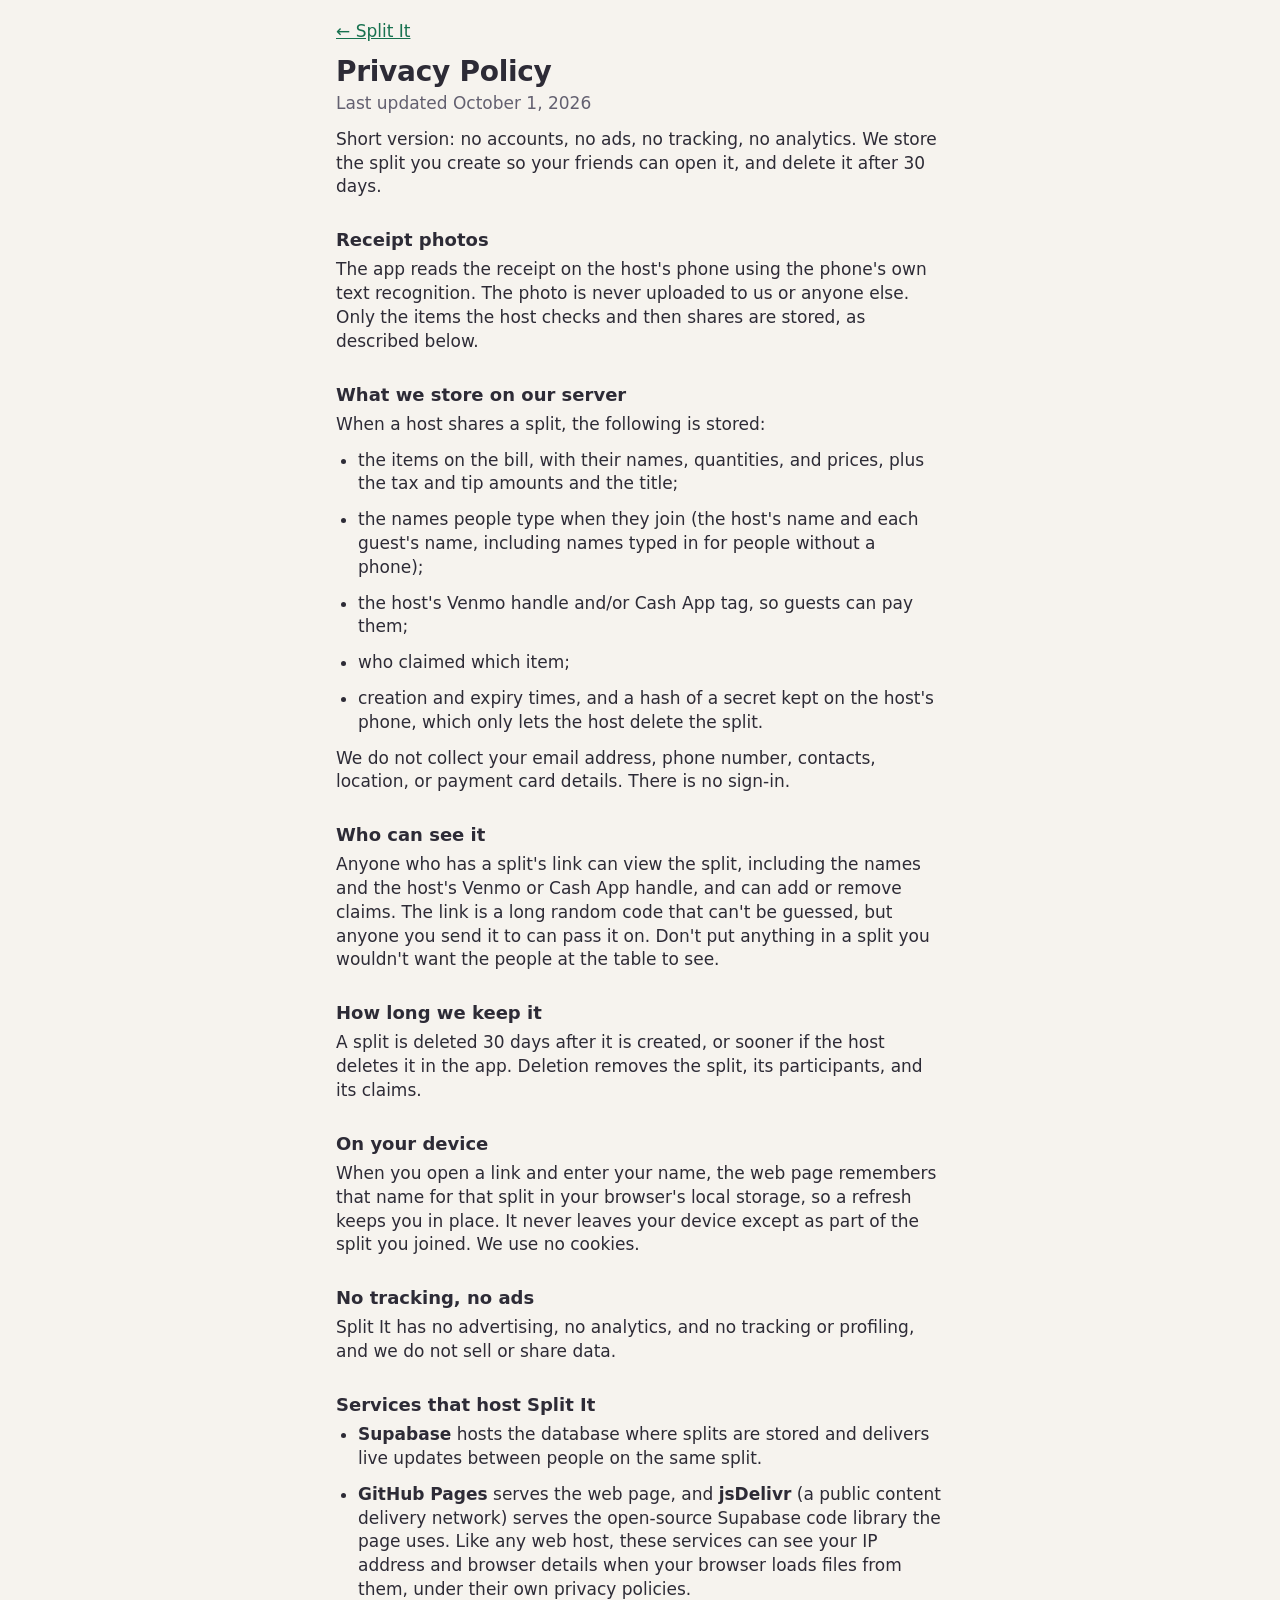
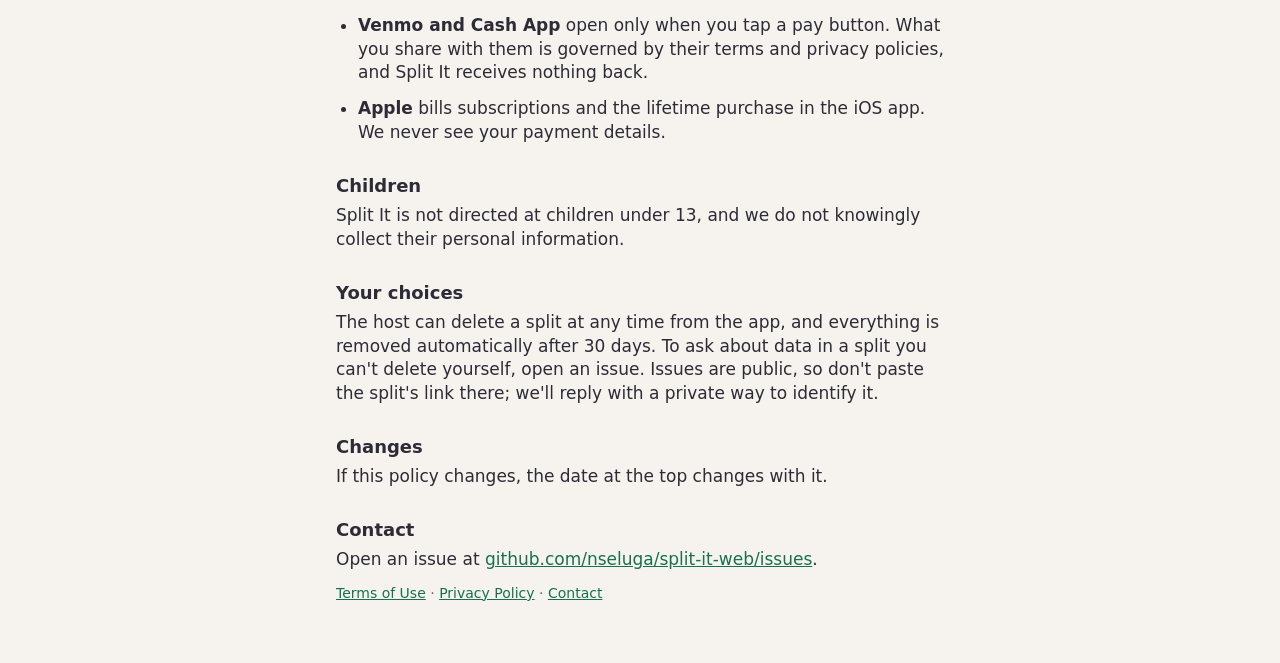
<file: privacy.html>
<!doctype html>
<html lang="en">
<head>
<meta charset="utf-8">
<meta name="viewport" content="width=device-width, initial-scale=1, viewport-fit=cover">
<meta name="color-scheme" content="light dark">
<meta name="theme-color" content="#f6f3ee" media="(prefers-color-scheme: light)">
<meta name="theme-color" content="#16151a" media="(prefers-color-scheme: dark)">
<meta name="description" content="What Split It stores, where, and for how long.">
<title>Privacy Policy · Split It</title>
<link rel="stylesheet" href="style.css">
</head>
<body>
<main class="doc">
<p><a href="./">&larr; Split It</a></p>
<h1>Privacy Policy</h1>
<p class="muted">Last updated October 1, 2026</p>

<p>Short version: no accounts, no ads, no tracking, no analytics. We store the split you create so your friends can open it, and delete it after 30 days.</p>

<h2>Receipt photos</h2>
<p>The app reads the receipt on the host's phone using the phone's own text recognition. The photo is never uploaded to us or anyone else. Only the items the host checks and then shares are stored, as described below.</p>

<h2>What we store on our server</h2>
<p>When a host shares a split, the following is stored:</p>
<ul>
<li>the items on the bill, with their names, quantities, and prices, plus the tax and tip amounts and the title;</li>
<li>the names people type when they join (the host's name and each guest's name, including names typed in for people without a phone);</li>
<li>the host's Venmo handle and/or Cash App tag, so guests can pay them;</li>
<li>who claimed which item;</li>
<li>creation and expiry times, and a hash of a secret kept on the host's phone, which only lets the host delete the split.</li>
</ul>
<p>We do not collect your email address, phone number, contacts, location, or payment card details. There is no sign-in.</p>

<h2>Who can see it</h2>
<p>Anyone who has a split's link can view the split, including the names and the host's Venmo or Cash App handle, and can add or remove claims. The link is a long random code that can't be guessed, but anyone you send it to can pass it on. Don't put anything in a split you wouldn't want the people at the table to see.</p>

<h2>How long we keep it</h2>
<p>A split is deleted 30 days after it is created, or sooner if the host deletes it in the app. Deletion removes the split, its participants, and its claims.</p>

<h2>On your device</h2>
<p>When you open a link and enter your name, the web page remembers that name for that split in your browser's local storage, so a refresh keeps you in place. It never leaves your device except as part of the split you joined. We use no cookies.</p>

<h2>No tracking, no ads</h2>
<p>Split It has no advertising, no analytics, and no tracking or profiling, and we do not sell or share data.</p>

<h2>Services that host Split It</h2>
<ul>
<li><strong>Supabase</strong> hosts the database where splits are stored and delivers live updates between people on the same split.</li>
<li><strong>GitHub Pages</strong> serves the web page, and <strong>jsDelivr</strong> (a public content delivery network) serves the open-source Supabase code library the page uses. Like any web host, these services can see your IP address and browser details when your browser loads files from them, under their own privacy policies.</li>
<li><strong>Venmo and Cash App</strong> open only when you tap a pay button. What you share with them is governed by their terms and privacy policies, and Split It receives nothing back.</li>
<li><strong>Apple</strong> bills subscriptions and the lifetime purchase in the iOS app. We never see your payment details.</li>
</ul>

<h2>Children</h2>
<p>Split It is not directed at children under 13, and we do not knowingly collect their personal information.</p>

<h2>Your choices</h2>
<p>The host can delete a split at any time from the app, and everything is removed automatically after 30 days. To ask about data in a split you can't delete yourself, open an issue. Issues are public, so don't paste the split's link there; we'll reply with a private way to identify it.</p>

<h2>Changes</h2>
<p>If this policy changes, the date at the top changes with it.</p>

<h2>Contact</h2>
<p>Open an issue at <a href="https://github.com/nseluga/split-it-web/issues" rel="noopener">github.com/nseluga/split-it-web/issues</a>.</p>
<p class="muted small"><a href="terms.html">Terms of Use</a> &middot; <a href="privacy.html">Privacy Policy</a> &middot; <a href="https://github.com/nseluga/split-it-web/issues" rel="noopener">Contact</a></p>
</main>
</body>
</html>
</file>
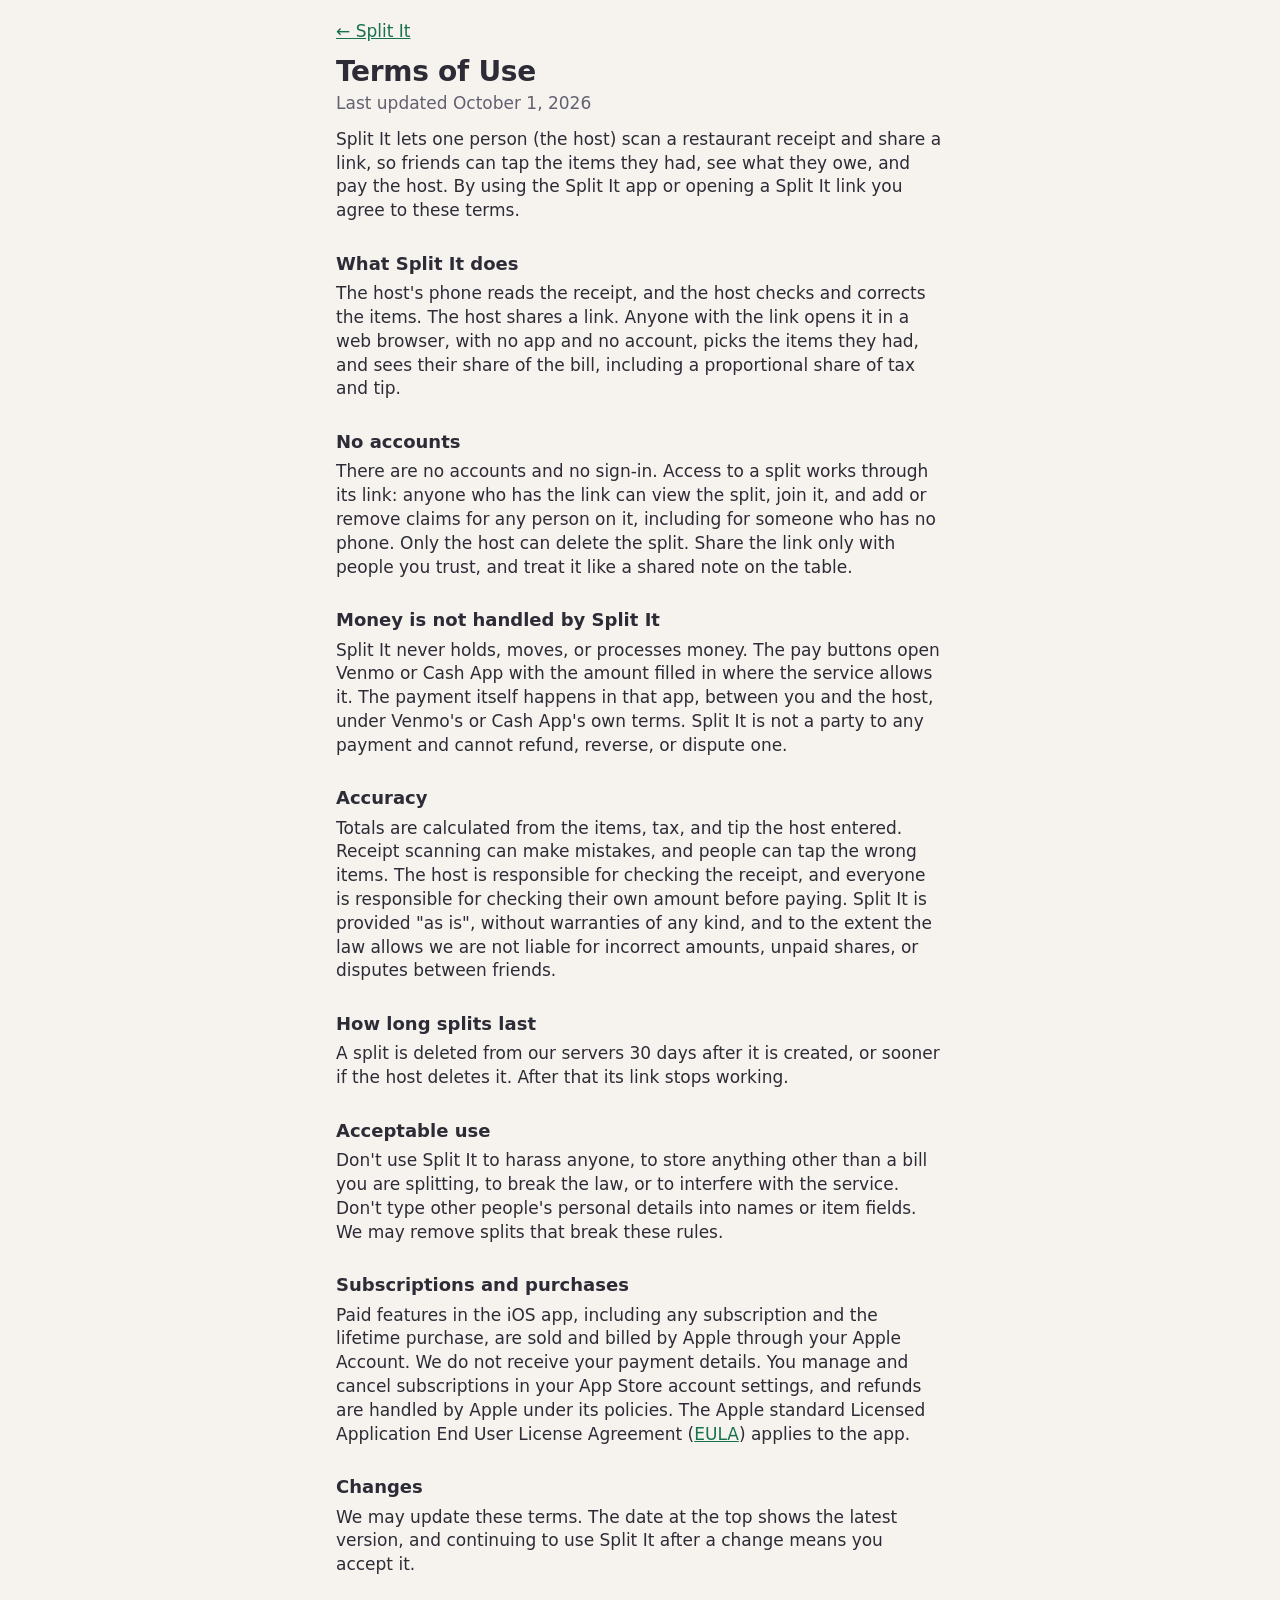
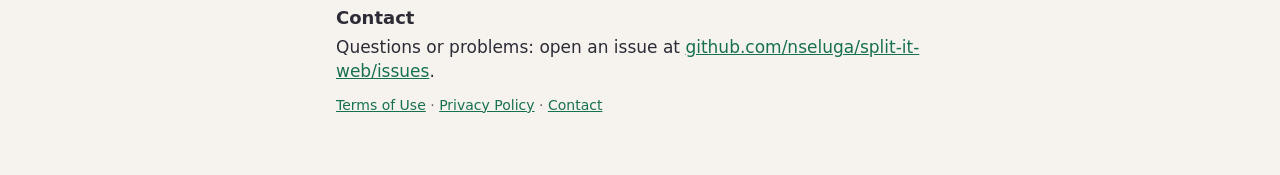
<file: terms.html>
<!doctype html>
<html lang="en">
<head>
<meta charset="utf-8">
<meta name="viewport" content="width=device-width, initial-scale=1, viewport-fit=cover">
<meta name="color-scheme" content="light dark">
<meta name="theme-color" content="#f6f3ee" media="(prefers-color-scheme: light)">
<meta name="theme-color" content="#16151a" media="(prefers-color-scheme: dark)">
<meta name="description" content="The terms for using Split It.">
<title>Terms of Use · Split It</title>
<link rel="stylesheet" href="style.css">
</head>
<body>
<main class="doc">
<p><a href="./">&larr; Split It</a></p>
<h1>Terms of Use</h1>
<p class="muted">Last updated October 1, 2026</p>

<p>Split It lets one person (the host) scan a restaurant receipt and share a link, so friends can tap the items they had, see what they owe, and pay the host. By using the Split It app or opening a Split It link you agree to these terms.</p>

<h2>What Split It does</h2>
<p>The host's phone reads the receipt, and the host checks and corrects the items. The host shares a link. Anyone with the link opens it in a web browser, with no app and no account, picks the items they had, and sees their share of the bill, including a proportional share of tax and tip.</p>

<h2>No accounts</h2>
<p>There are no accounts and no sign-in. Access to a split works through its link: anyone who has the link can view the split, join it, and add or remove claims for any person on it, including for someone who has no phone. Only the host can delete the split. Share the link only with people you trust, and treat it like a shared note on the table.</p>

<h2>Money is not handled by Split It</h2>
<p>Split It never holds, moves, or processes money. The pay buttons open Venmo or Cash App with the amount filled in where the service allows it. The payment itself happens in that app, between you and the host, under Venmo's or Cash App's own terms. Split It is not a party to any payment and cannot refund, reverse, or dispute one.</p>

<h2>Accuracy</h2>
<p>Totals are calculated from the items, tax, and tip the host entered. Receipt scanning can make mistakes, and people can tap the wrong items. The host is responsible for checking the receipt, and everyone is responsible for checking their own amount before paying. Split It is provided "as is", without warranties of any kind, and to the extent the law allows we are not liable for incorrect amounts, unpaid shares, or disputes between friends.</p>

<h2>How long splits last</h2>
<p>A split is deleted from our servers 30 days after it is created, or sooner if the host deletes it. After that its link stops working.</p>

<h2>Acceptable use</h2>
<p>Don't use Split It to harass anyone, to store anything other than a bill you are splitting, to break the law, or to interfere with the service. Don't type other people's personal details into names or item fields. We may remove splits that break these rules.</p>

<h2>Subscriptions and purchases</h2>
<p>Paid features in the iOS app, including any subscription and the lifetime purchase, are sold and billed by Apple through your Apple Account. We do not receive your payment details. You manage and cancel subscriptions in your App Store account settings, and refunds are handled by Apple under its policies. The Apple standard Licensed Application End User License Agreement (<a href="https://www.apple.com/legal/internet-services/itunes/dev/stdeula/" rel="noopener">EULA</a>) applies to the app.</p>

<h2>Changes</h2>
<p>We may update these terms. The date at the top shows the latest version, and continuing to use Split It after a change means you accept it.</p>

<h2>Contact</h2>
<p>Questions or problems: open an issue at <a href="https://github.com/nseluga/split-it-web/issues" rel="noopener">github.com/nseluga/split-it-web/issues</a>.</p>
<p class="muted small"><a href="terms.html">Terms of Use</a> &middot; <a href="privacy.html">Privacy Policy</a> &middot; <a href="https://github.com/nseluga/split-it-web/issues" rel="noopener">Contact</a></p>
</main>
</body>
</html>
</file>
<file: style.css>
:root {
  --bg: #f6f3ee; --surface: #fffdf9; --ink: #2d2b36; --muted: #636070; --line: #e1dacd;
  --accent: #17714f; --accent-ink: #ffffff; --tint: #dcf0e6; --danger: #b3261e;
  --venmo: #0a6db3; --cashapp: #087a32; --shadow: 0 1px 2px rgba(45, 43, 54, .08), 0 4px 14px rgba(45, 43, 54, .06);
}
@media (prefers-color-scheme: dark) {
  :root {
    --bg: #16151a; --surface: #201f27; --ink: #ebeaf1; --muted: #a8a5b4; --line: #38363f;
    --accent: #4cc296; --accent-ink: #0c241a; --tint: #1f3b30; --danger: #ff8a80;
    --venmo: #5db0f0; --cashapp: #4cd07e; --shadow: none;
  }
  .pay { color: #0b1a24; }
}
* { box-sizing: border-box; }
html { -webkit-text-size-adjust: 100%; }
body {
  margin: 0; background: var(--bg); color: var(--ink);
  font: 17px/1.4 -apple-system, BlinkMacSystemFont, "Segoe UI", Roboto, system-ui, sans-serif;
  -webkit-tap-highlight-color: transparent;
}
#app { max-width: 560px; margin: 0 auto; min-height: 100vh; }
[hidden] { display: none !important; }
h1 { font-size: 1.75rem; line-height: 1.15; margin: 0; letter-spacing: -.01em; }
h2 { font-size: 1rem; margin: 0 0 .5rem; }
p { margin: 0 0 .5rem; }
.pad { padding-left: 16px; padding-right: 16px; }
.muted { color: var(--muted); } .small { font-size: .875rem; }
.eyebrow { color: var(--muted); font-size: .875rem; margin: 0 0 2px; }
:focus-visible { outline: 3px solid var(--accent); outline-offset: 2px; }

.center { min-height: 70vh; display: flex; flex-direction: column; align-items: center; justify-content: center; text-align: center; padding: 24px; gap: 8px; }
.spinner { width: 34px; height: 34px; border-radius: 50%; border: 4px solid var(--line); border-top-color: var(--accent); animation: spin .8s linear infinite; }
@keyframes spin { to { transform: rotate(360deg); } }

.btn {
  display: inline-flex; align-items: center; justify-content: center; min-height: 52px; padding: 0 20px;
  border-radius: 14px; border: 1.5px solid var(--line); background: var(--surface); color: var(--ink);
  font: inherit; font-weight: 600; text-decoration: none; cursor: pointer; text-align: center;
}
.btn.primary { background: var(--accent); border-color: var(--accent); color: var(--accent-ink); }
.btn.pay { border: 0; color: #fff; margin-bottom: 10px; }
.btn.venmo { background: var(--venmo); } .btn.cashapp { background: var(--cashapp); }
.btn.block { display: flex; width: 100%; }
.btn:disabled { opacity: .6; }
.btn:active { transform: scale(.98); }
.link { background: none; border: 0; color: var(--accent); font: inherit; text-decoration: underline; padding: 8px 4px; min-height: 44px; cursor: pointer; }

.label { display: block; font-weight: 600; margin: 24px 0 8px; }
.input {
  width: 100%; min-height: 56px; font: inherit; font-size: 1.125rem; padding: 0 16px; color: var(--ink);
  background: var(--surface); border: 1.5px solid var(--line); border-radius: 14px;
}
.field-error { color: var(--danger); margin: 8px 0 0; font-size: .9375rem; }
#name-form .btn { margin-top: 16px; }
.pad#v-name, #v-name { padding-top: 40px; }
#name-existing { margin-top: 32px; }

.chips { display: flex; gap: 8px; flex-wrap: wrap; }
.chip {
  min-height: 44px; padding: 0 16px; border-radius: 999px; border: 1.5px solid var(--line); background: var(--surface);
  color: var(--ink); font: inherit; font-size: .9375rem; cursor: pointer;
}
.chip.on { background: var(--accent); border-color: var(--accent); color: var(--accent-ink); font-weight: 600; }
.chip.add { border-style: dashed; color: var(--accent); }
.who .chips { flex-wrap: nowrap; overflow-x: auto; padding-bottom: 4px; scrollbar-width: none; margin: 0 -16px; padding-left: 16px; padding-right: 16px; }
.who .chip { flex: none; }
.who p { margin: 0 0 6px; }

.head { padding-top: 20px; padding-bottom: 8px; }
.whoami { margin: 4px 0 0; color: var(--muted); font-size: .9375rem; }
.whoami .link { font-size: .9375rem; padding: 0 2px; min-height: 32px; }
.who { padding-top: 4px; padding-bottom: 4px; }

.tabs { display: flex; gap: 6px; margin: 12px 0 4px; position: sticky; top: var(--banner-h, 0px); z-index: 4; background: var(--bg); padding-top: 6px; padding-bottom: 6px; }
.tab { flex: 1; min-height: 48px; border-radius: 12px; border: 1.5px solid var(--line); background: transparent; color: var(--muted); font: inherit; font-weight: 600; cursor: pointer; }
.tab[aria-current="page"] { background: var(--surface); color: var(--ink); border-color: var(--ink); }

#panel { padding-top: 8px; padding-bottom: 120px; outline: none; }
.hint { color: var(--muted); margin: 4px 0 10px; }
.items { list-style: none; margin: 0; padding: 0; display: grid; gap: 10px; }
.item {
  width: 100%; display: flex; align-items: center; gap: 14px; text-align: left; min-height: 68px; padding: 12px 14px;
  border-radius: 16px; border: 1.5px solid var(--line); background: var(--surface); color: var(--ink); font: inherit;
  box-shadow: var(--shadow); cursor: pointer; transition: background .15s, border-color .15s;
}
.item.on { background: var(--tint); border-color: var(--accent); }
.item:active { transform: scale(.985); }
.check { flex: none; width: 28px; height: 28px; border-radius: 50%; border: 2px solid var(--line); display: grid; place-items: center; }
.item.on .check { background: var(--accent); border-color: var(--accent); }
.item.on .check::after { content: ""; width: 7px; height: 13px; border: solid var(--accent-ink); border-width: 0 3px 3px 0; transform: translateY(-1px) rotate(45deg); }
.what { flex: 1; min-width: 0; display: flex; flex-direction: column; gap: 4px; }
.iname { font-weight: 600; overflow-wrap: anywhere; }
.nobody { color: var(--muted); font-size: .875rem; }
.pills { display: flex; flex-wrap: wrap; gap: 4px; }
.pill { font-size: .8125rem; padding: 2px 10px; border-radius: 999px; background: var(--line); color: var(--ink); overflow-wrap: anywhere; }
.pill.mine { background: var(--accent); color: var(--accent-ink); font-weight: 600; }
.pill.pop { animation: pop .45s cubic-bezier(.2, 1.6, .4, 1); }
@keyframes pop { from { transform: scale(.4); opacity: 0; } to { transform: scale(1); opacity: 1; } }
.price { flex: none; display: flex; flex-direction: column; align-items: flex-end; font-variant-numeric: tabular-nums; font-weight: 600; }
.each { font-size: .75rem; font-weight: 400; color: var(--muted); }

.bar {
  position: fixed; left: 0; right: 0; bottom: 0; z-index: 5; display: flex; align-items: center; justify-content: space-between; gap: 12px;
  max-width: 560px; margin: 0 auto; padding: 12px 16px calc(12px + env(safe-area-inset-bottom)); background: var(--surface); border-top: 1.5px solid var(--line);
}
.bar p { margin: 0; } .bar-total { font-size: 1.5rem; font-weight: 700; font-variant-numeric: tabular-nums; line-height: 1.1; }

.card { background: var(--surface); border: 1.5px solid var(--line); border-radius: 16px; padding: 16px; margin-bottom: 12px; box-shadow: var(--shadow); }
.big { font-size: 2.5rem; font-weight: 700; margin: 0 0 8px; font-variant-numeric: tabular-nums; letter-spacing: -.02em; }
.break { display: grid; grid-template-columns: 1fr auto; gap: 4px 12px; margin: 0; font-variant-numeric: tabular-nums; }
.break dt { color: var(--muted); } .break dd { margin: 0; text-align: right; }
.rows { list-style: none; margin: 0 0 8px; padding: 0; }
.rows li { display: flex; justify-content: space-between; gap: 12px; padding: 10px 0; border-bottom: 1px solid var(--line); overflow-wrap: anywhere; }
.rows li.on { font-weight: 700; }
.amt { font-variant-numeric: tabular-nums; }
.unclaimed { background: var(--bg); border-radius: 12px; padding: 12px; margin: 8px 0; }
.unclaimed .btn { margin-top: 4px; min-height: 44px; }
.ok { color: var(--accent); }

.banner { position: sticky; top: 0; z-index: 10; background: var(--ink); color: var(--bg); padding: 10px 16px; display: flex; gap: 12px; align-items: center; justify-content: space-between; font-size: .9375rem; }
.banner .link { color: var(--bg); }
.toast { position: fixed; left: 50%; bottom: calc(100px + env(safe-area-inset-bottom)); transform: translate(-50%, 20px); opacity: 0; pointer-events: none; z-index: 20;
  background: var(--ink); color: var(--bg); padding: 12px 18px; border-radius: 14px; max-width: min(90vw, 460px); text-align: center; transition: opacity .2s, transform .2s; font-size: .9375rem; }
.toast.show { opacity: 1; transform: translate(-50%, 0); }
.toast:empty { display: none; }

dialog { border: 0; border-radius: 20px; padding: 20px; width: min(92vw, 420px); background: var(--surface); color: var(--ink); box-shadow: 0 10px 40px rgba(0, 0, 0, .35); }
dialog::backdrop { background: rgba(20, 18, 28, .55); }
dialog .row { display: flex; gap: 10px; margin-top: 16px; } dialog .row .btn { flex: 1; }
dialog .label { margin-top: 16px; }


.legal { max-width: 560px; margin: 0 auto; padding: 8px 16px calc(110px + env(safe-area-inset-bottom)); text-align: center; font-size: .875rem; color: var(--muted); }
.legal a, .doc a { color: var(--accent); }
.legal a { display: inline-block; padding: 10px 6px; }
.doc { max-width: 640px; margin: 0 auto; padding: 20px 16px 48px; }
.doc h1 { margin-bottom: 4px; } .doc h2 { font-size: 1.125rem; margin: 28px 0 6px; }
.doc p, .doc li { margin: 0 0 12px; } .doc ul { padding-left: 22px; margin: 0 0 12px; }

@media (prefers-reduced-motion: reduce) {
  *, *::before, *::after { animation: none !important; transition: none !important; }
  .spinner { animation: none !important; border-top-color: var(--line); }
}
</file>
